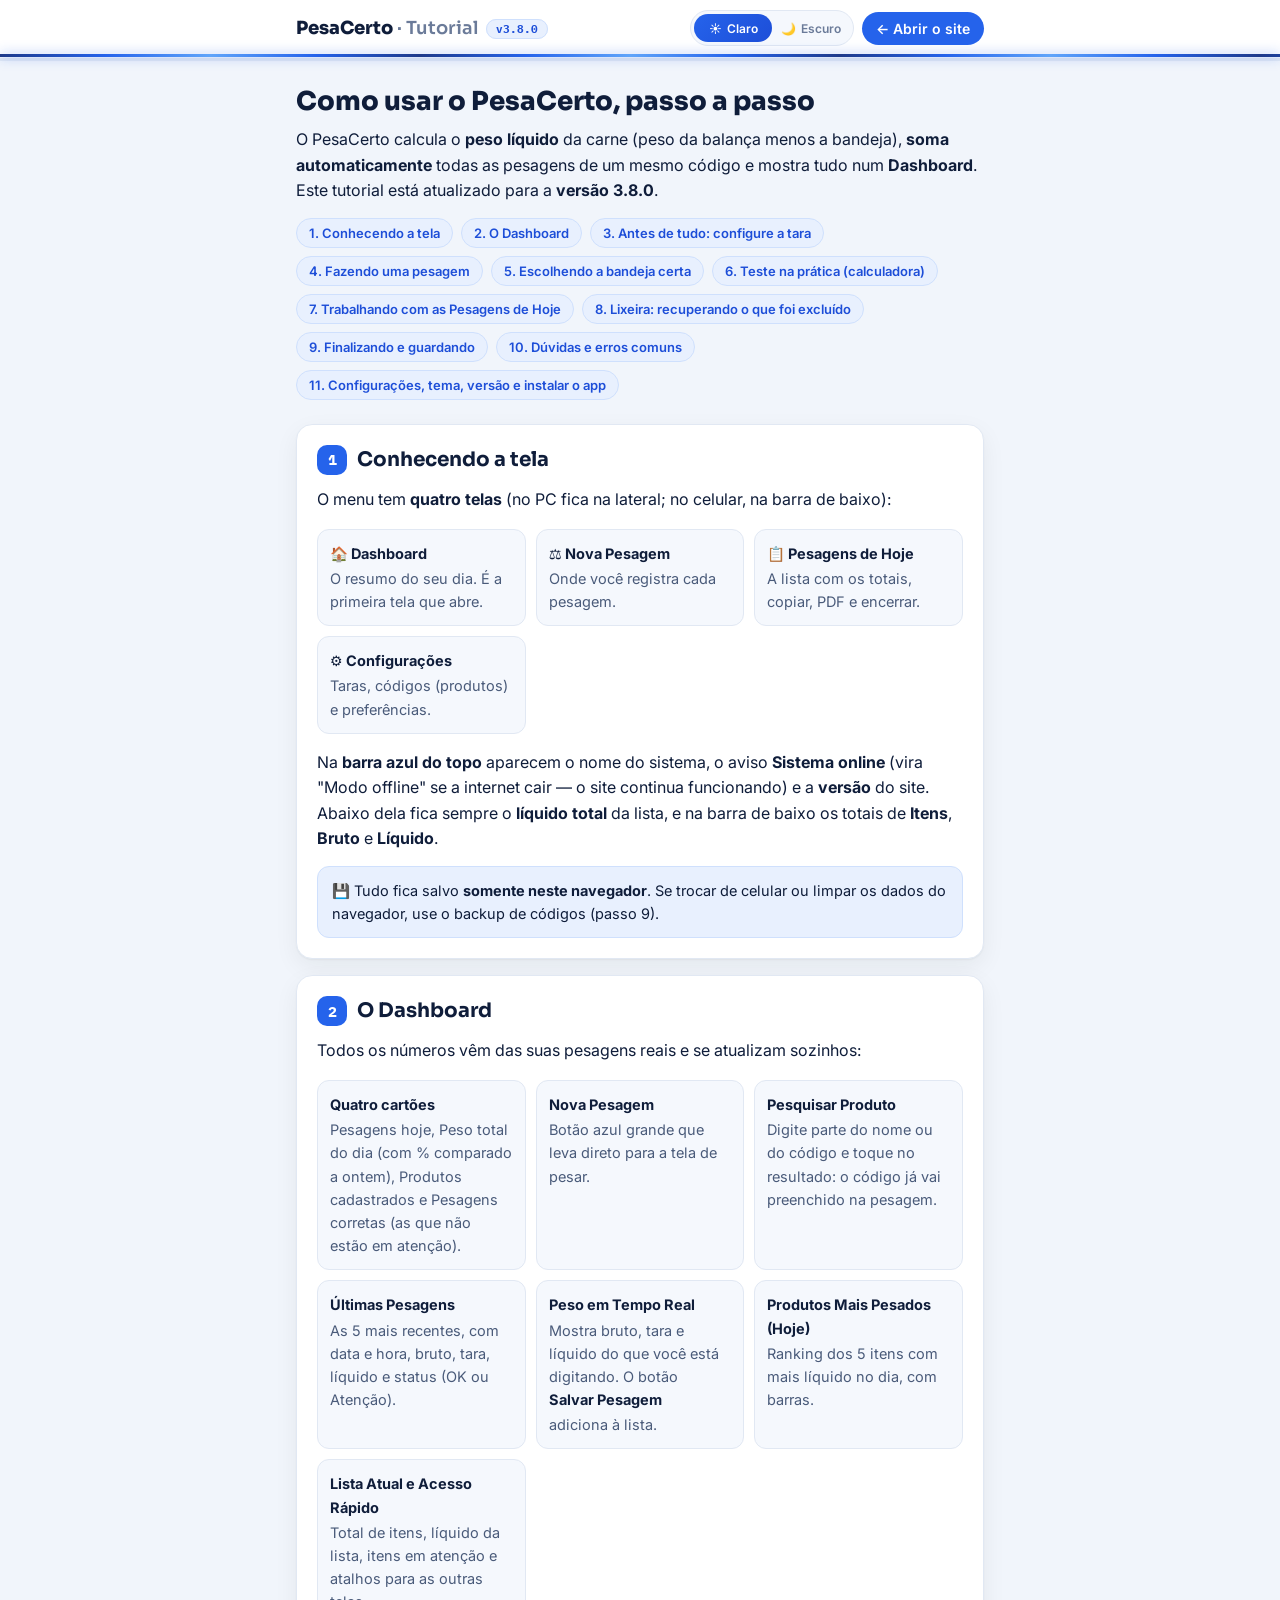
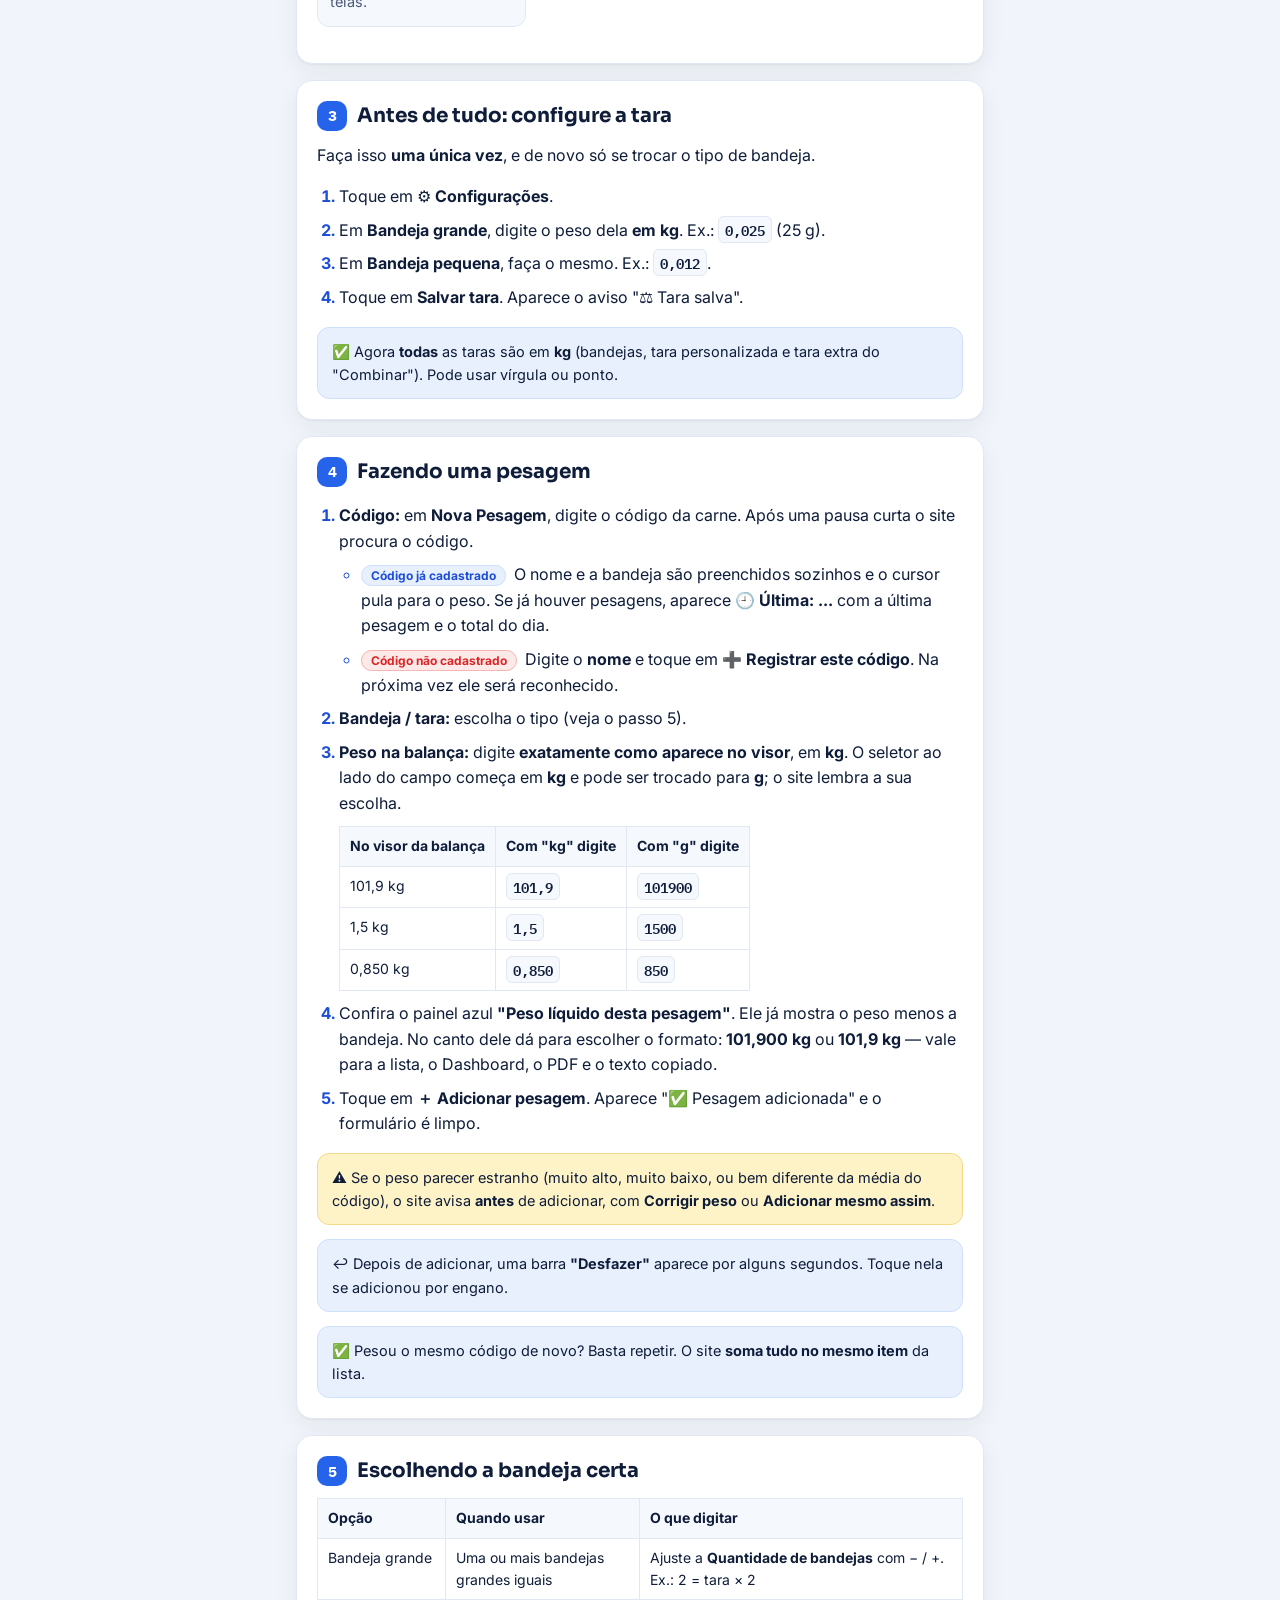
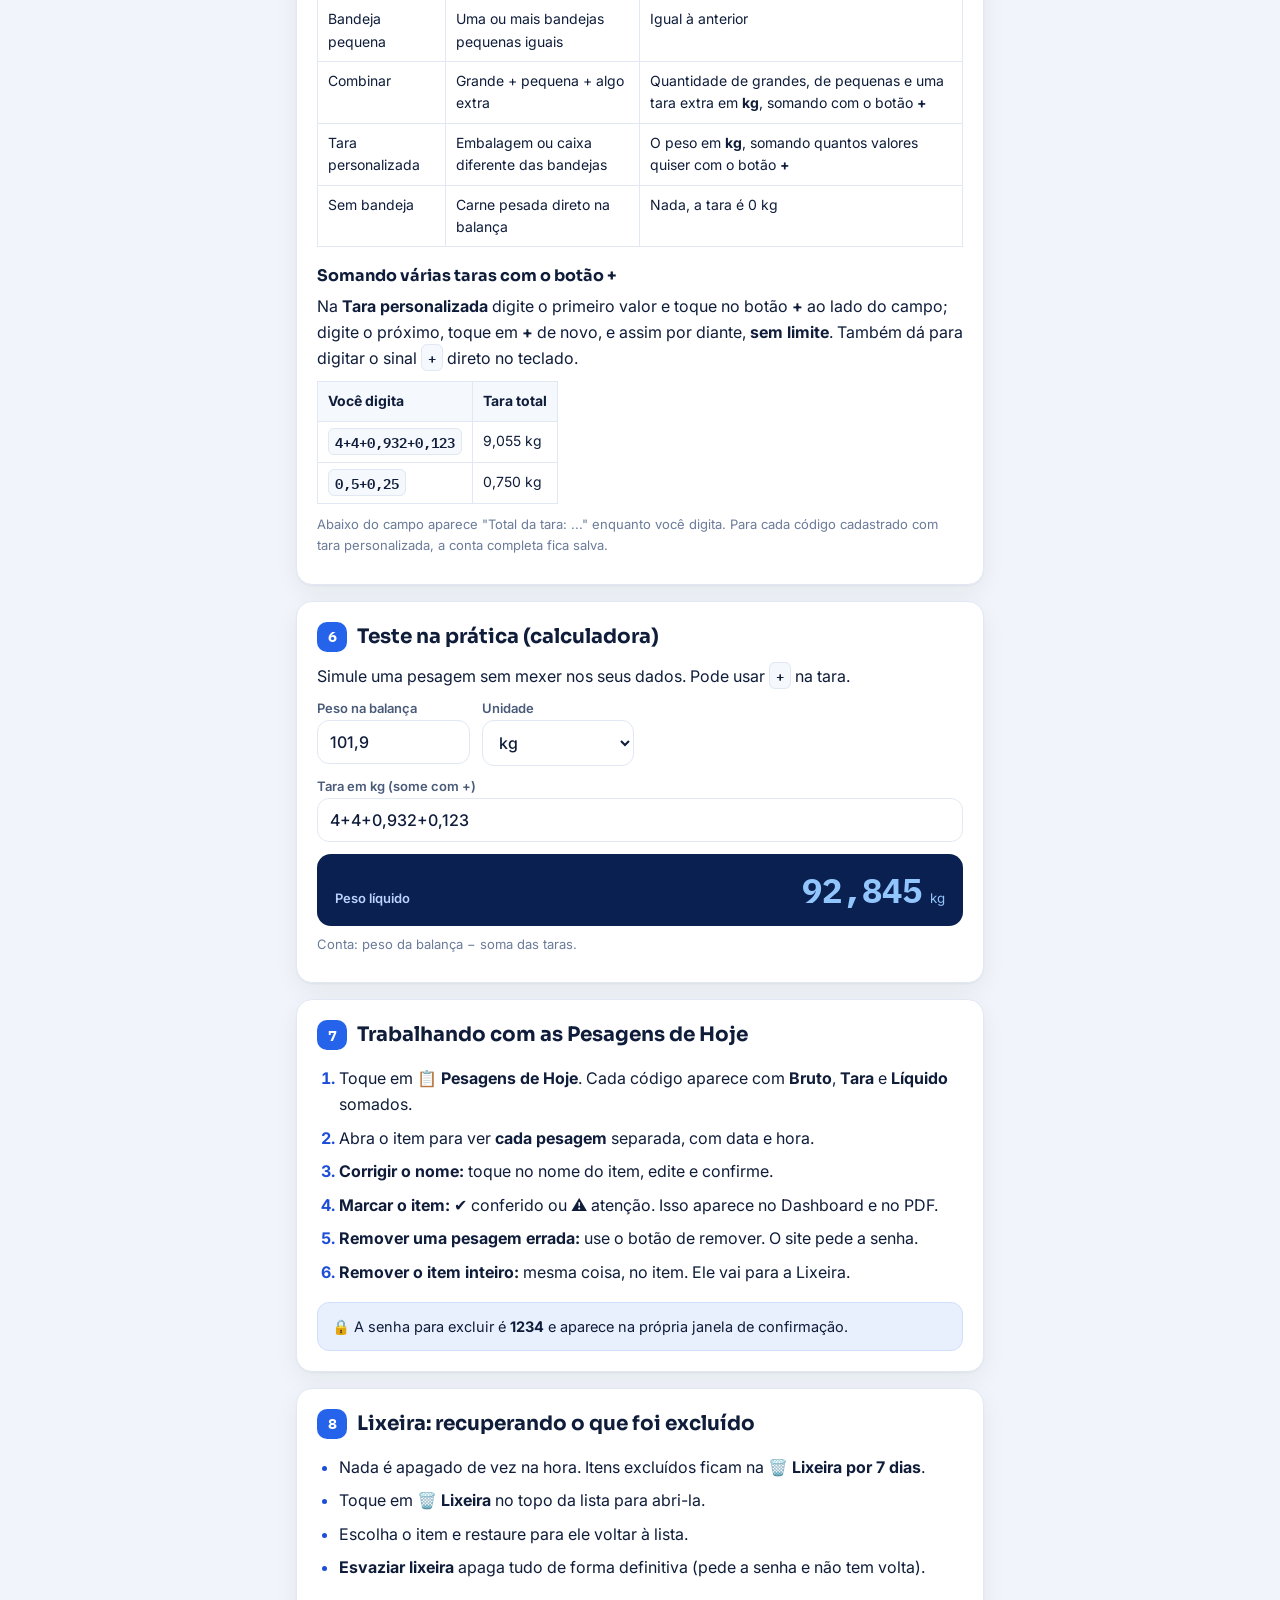
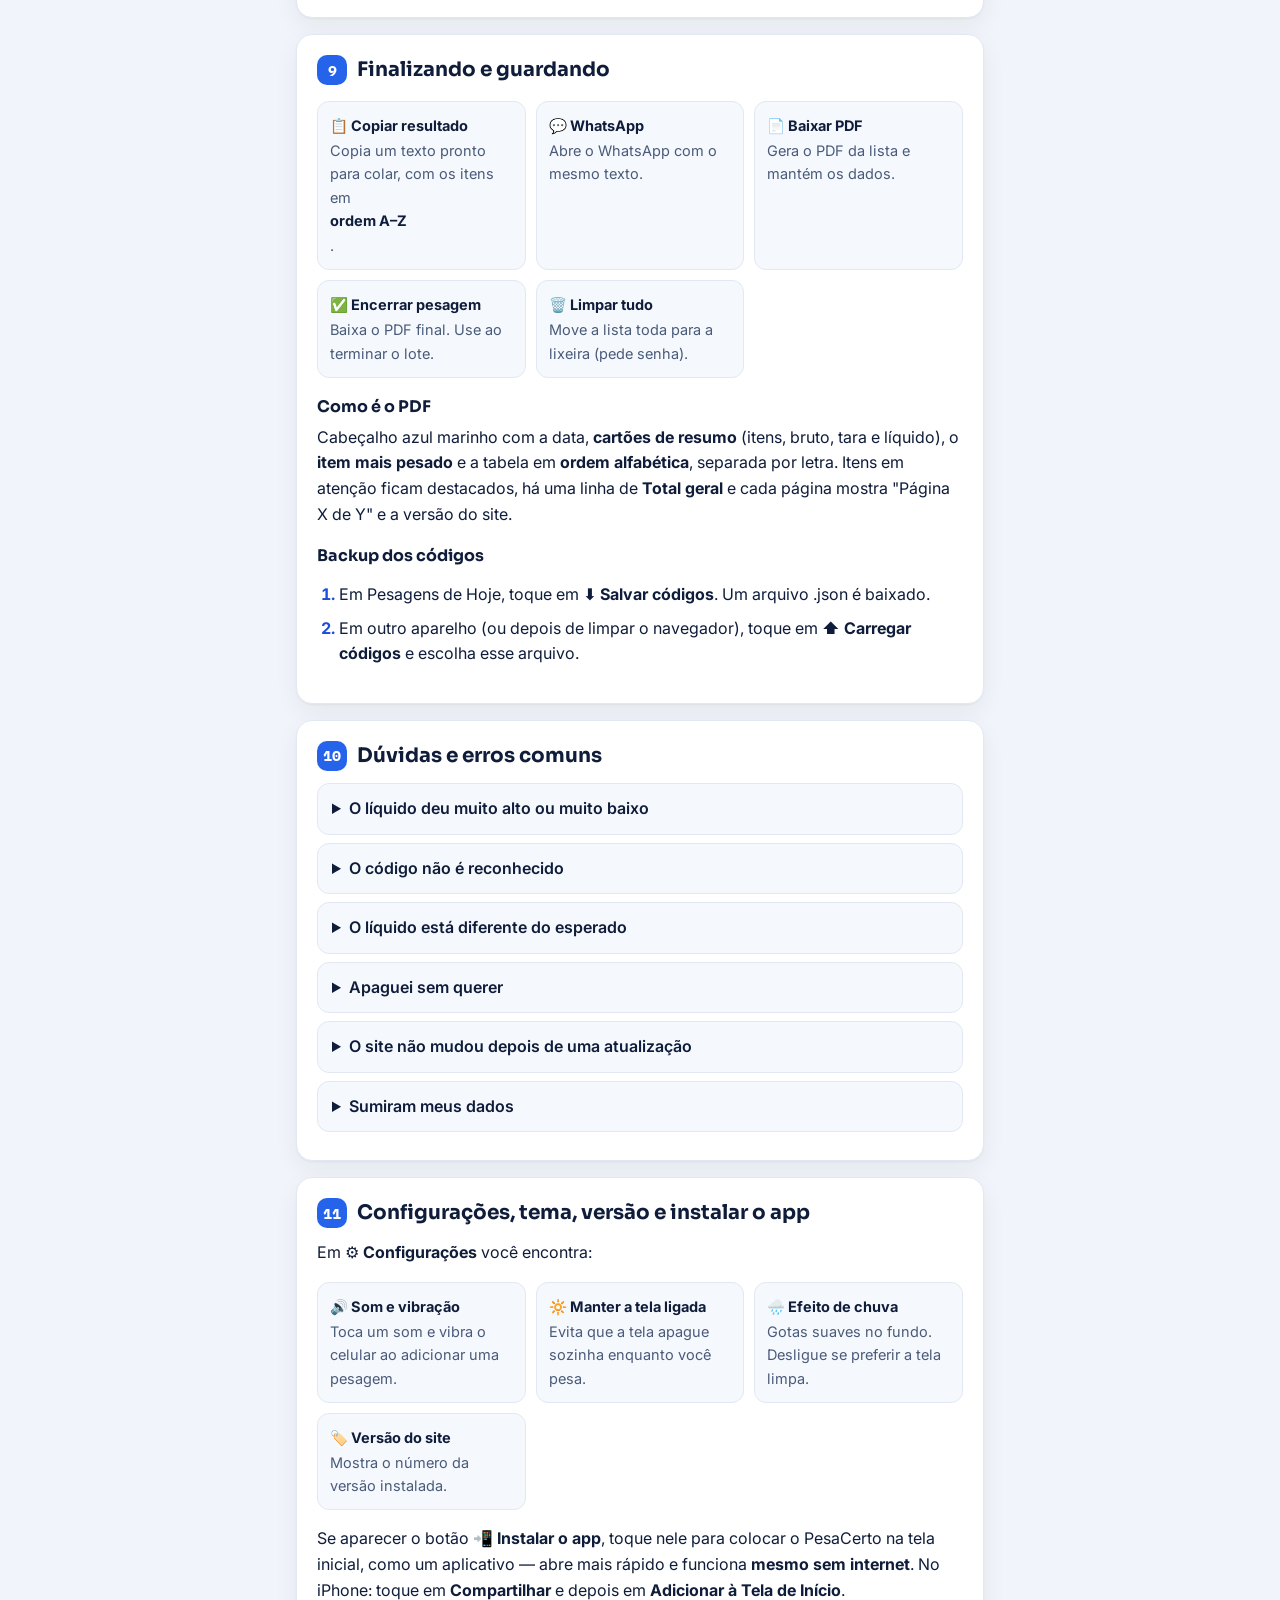
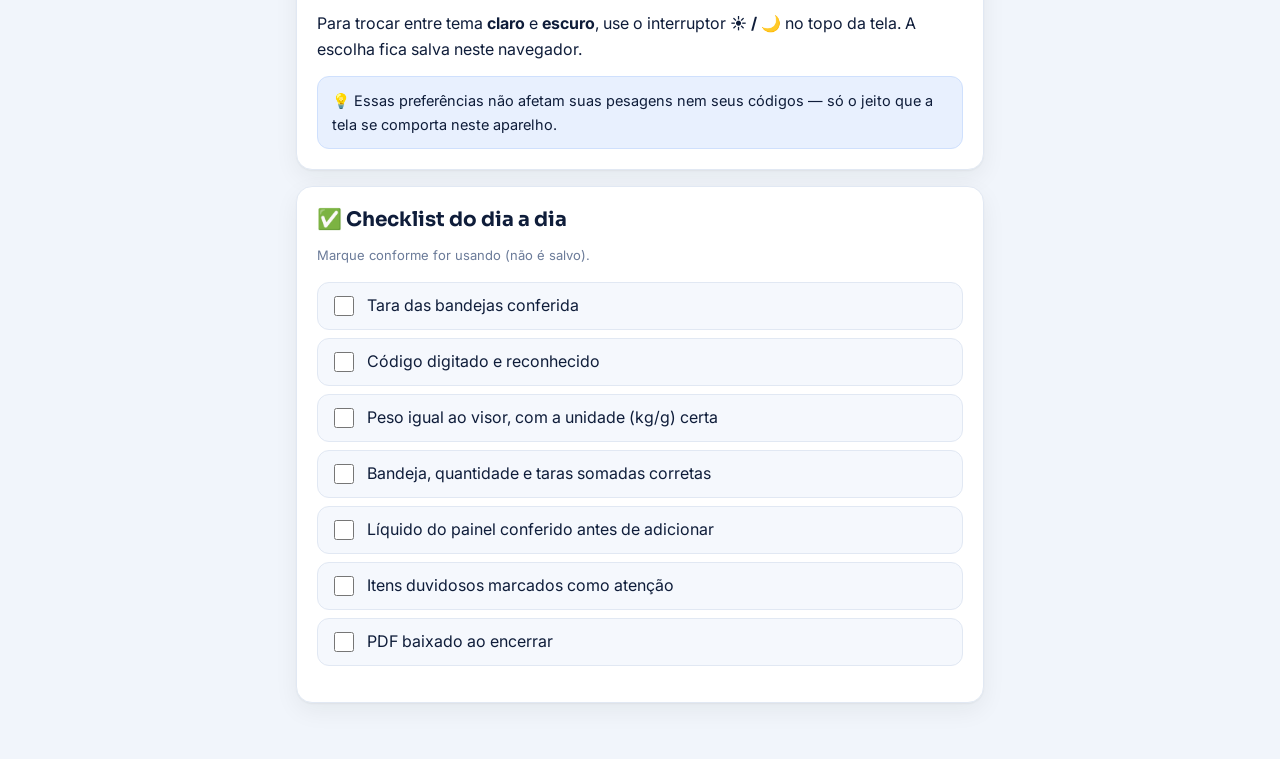
<file: tutorial.html>
<!DOCTYPE html>
<html lang="pt-BR">
<head>
<meta charset="UTF-8">
<meta name="viewport" content="width=device-width, initial-scale=1, viewport-fit=cover">
<title>Como usar o PesaCerto</title>
<link rel="icon" href="logo.png">
<meta name="theme-color" content="#0a1f44">
<link href="https://fonts.googleapis.com/css2?family=Sora:wght@600;700;800&family=Inter:wght@400;500;600;700&family=IBM+Plex+Mono:wght@500;700&display=swap" rel="stylesheet">
<script src="version.js"></script>
<script src="theme.js"></script>
<link rel="stylesheet" href="tutorial.css">
</head>
<body>
<header class="topbar"><div class="wrap">
  <b class="t">PesaCerto <span>· Tutorial</span><i class="ver" data-versao>v</i></b>
  <div class="top-actions"><div class="theme-switch" role="group" aria-label="Tema do site"><i class="thumb"></i><button type="button" data-theme-set="light" aria-pressed="false" aria-label="Tema claro">☀️<span>Claro</span></button><button type="button" data-theme-set="dark" aria-pressed="false" aria-label="Tema escuro">🌙<span>Escuro</span></button></div><a class="back" href="index.html">← Abrir o site</a></div>
</div></header>

<div class="progress"><i id="bar"></i></div>

<main class="wrap">
  <section class="hero">
    <h1>Como usar o PesaCerto, passo a passo</h1>
    <p>O PesaCerto calcula o <b>peso líquido</b> da carne (peso da balança menos a bandeja), <b>soma automaticamente</b> todas as pesagens de um mesmo código e mostra tudo num <b>Dashboard</b>. Este tutorial está atualizado para a <b data-versao>versão atual</b>.</p>
    <nav class="toc" aria-label="Índice" id="toc"></nav>
  </section>

  <section class="step" id="s1">
    <h2><em>1</em> Conhecendo a tela</h2>
    <p>O menu tem <b>quatro telas</b> (no PC fica na lateral; no celular, na barra de baixo):</p>
    <ul class="cards">
      <li><b>🏠 Dashboard</b>O resumo do seu dia. É a primeira tela que abre.</li>
      <li><b>⚖️ Nova Pesagem</b>Onde você registra cada pesagem.</li>
      <li><b>📋 Pesagens de Hoje</b>A lista com os totais, copiar, PDF e encerrar.</li>
      <li><b>⚙️ Configurações</b>Taras, códigos (produtos) e preferências.</li>
    </ul>
    <p>Na <b>barra azul do topo</b> aparecem o nome do sistema, o aviso <b>Sistema online</b> (vira "Modo offline" se a internet cair — o site continua funcionando) e a <b>versão</b> do site. Abaixo dela fica sempre o <b>líquido total</b> da lista, e na barra de baixo os totais de <b>Itens</b>, <b>Bruto</b> e <b>Líquido</b>.</p>
    <div class="note info">💾 Tudo fica salvo <b>somente neste navegador</b>. Se trocar de celular ou limpar os dados do navegador, use o backup de códigos (passo 9).</div>
  </section>

  <section class="step" id="s2">
    <h2><em>2</em> O Dashboard</h2>
    <p>Todos os números vêm das suas pesagens reais e se atualizam sozinhos:</p>
    <ul class="cards">
      <li><b>Quatro cartões</b>Pesagens hoje, Peso total do dia (com % comparado a ontem), Produtos cadastrados e Pesagens corretas (as que não estão em atenção).</li>
      <li><b>Nova Pesagem</b>Botão azul grande que leva direto para a tela de pesar.</li>
      <li><b>Pesquisar Produto</b>Digite parte do nome ou do código e toque no resultado: o código já vai preenchido na pesagem.</li>
      <li><b>Últimas Pesagens</b>As 5 mais recentes, com data e hora, bruto, tara, líquido e status (OK ou Atenção).</li>
      <li><b>Peso em Tempo Real</b>Mostra bruto, tara e líquido do que você está digitando. O botão <b>Salvar Pesagem</b> adiciona à lista.</li>
      <li><b>Produtos Mais Pesados (Hoje)</b>Ranking dos 5 itens com mais líquido no dia, com barras.</li>
      <li><b>Lista Atual e Acesso Rápido</b>Total de itens, líquido da lista, itens em atenção e atalhos para as outras telas.</li>
    </ul>
  </section>

  <section class="step" id="s3">
    <h2><em>3</em> Antes de tudo: configure a tara</h2>
    <p>Faça isso <b>uma única vez</b>, e de novo só se trocar o tipo de bandeja.</p>
    <ol>
      <li>Toque em <b>⚙️ Configurações</b>.</li>
      <li>Em <b>Bandeja grande</b>, digite o peso dela <b>em kg</b>. Ex.: <code>0,025</code> (25 g).</li>
      <li>Em <b>Bandeja pequena</b>, faça o mesmo. Ex.: <code>0,012</code>.</li>
      <li>Toque em <b>Salvar tara</b>. Aparece o aviso "⚖️ Tara salva".</li>
    </ol>
    <div class="note info">✅ Agora <b>todas</b> as taras são em <b>kg</b> (bandejas, tara personalizada e tara extra do "Combinar"). Pode usar vírgula ou ponto.</div>
  </section>

  <section class="step" id="s4">
    <h2><em>4</em> Fazendo uma pesagem</h2>
    <ol>
      <li><b>Código:</b> em <b>Nova Pesagem</b>, digite o código da carne. Após uma pausa curta o site procura o código.
        <ul>
          <li><span class="tag ok">Código já cadastrado</span> O nome e a bandeja são preenchidos sozinhos e o cursor pula para o peso. Se já houver pesagens, aparece <b>🕘 Última: ...</b> com a última pesagem e o total do dia.</li>
          <li><span class="tag no">Código não cadastrado</span> Digite o <b>nome</b> e toque em <b>➕ Registrar este código</b>. Na próxima vez ele será reconhecido.</li>
        </ul>
      </li>
      <li><b>Bandeja / tara:</b> escolha o tipo (veja o passo 5).</li>
      <li><b>Peso na balança:</b> digite <b>exatamente como aparece no visor</b>, em <b>kg</b>. O seletor ao lado do campo começa em <b>kg</b> e pode ser trocado para <b>g</b>; o site lembra a sua escolha.
        <table>
          <tr><th>No visor da balança</th><th>Com "kg" digite</th><th>Com "g" digite</th></tr>
          <tr><td>101,9 kg</td><td><code>101,9</code></td><td><code>101900</code></td></tr>
          <tr><td>1,5 kg</td><td><code>1,5</code></td><td><code>1500</code></td></tr>
          <tr><td>0,850 kg</td><td><code>0,850</code></td><td><code>850</code></td></tr>
        </table>
      </li>
      <li>Confira o painel azul <b>"Peso líquido desta pesagem"</b>. Ele já mostra o peso menos a bandeja. No canto dele dá para escolher o formato: <b>101,900 kg</b> ou <b>101,9 kg</b> — vale para a lista, o Dashboard, o PDF e o texto copiado.</li>
      <li>Toque em <b>＋ Adicionar pesagem</b>. Aparece "✅ Pesagem adicionada" e o formulário é limpo.</li>
    </ol>
    <div class="note warn">⚠️ Se o peso parecer estranho (muito alto, muito baixo, ou bem diferente da média do código), o site avisa <b>antes</b> de adicionar, com <b>Corrigir peso</b> ou <b>Adicionar mesmo assim</b>.</div>
    <div class="note info">↩️ Depois de adicionar, uma barra <b>"Desfazer"</b> aparece por alguns segundos. Toque nela se adicionou por engano.</div>
    <div class="note ok">✅ Pesou o mesmo código de novo? Basta repetir. O site <b>soma tudo no mesmo item</b> da lista.</div>
  </section>

  <section class="step" id="s5">
    <h2><em>5</em> Escolhendo a bandeja certa</h2>
    <table>
      <tr><th>Opção</th><th>Quando usar</th><th>O que digitar</th></tr>
      <tr><td>Bandeja grande</td><td>Uma ou mais bandejas grandes iguais</td><td>Ajuste a <b>Quantidade de bandejas</b> com − / +. Ex.: 2 = tara × 2</td></tr>
      <tr><td>Bandeja pequena</td><td>Uma ou mais bandejas pequenas iguais</td><td>Igual à anterior</td></tr>
      <tr><td>Combinar</td><td>Grande + pequena + algo extra</td><td>Quantidade de grandes, de pequenas e uma tara extra em <b>kg</b>, somando com o botão <b>+</b></td></tr>
      <tr><td>Tara personalizada</td><td>Embalagem ou caixa diferente das bandejas</td><td>O peso em <b>kg</b>, somando quantos valores quiser com o botão <b>+</b></td></tr>
      <tr><td>Sem bandeja</td><td>Carne pesada direto na balança</td><td>Nada, a tara é 0 kg</td></tr>
    </table>
    <h3>Somando várias taras com o botão +</h3>
    <p>Na <b>Tara personalizada</b> digite o primeiro valor e toque no botão <b>+</b> ao lado do campo; digite o próximo, toque em <b>+</b> de novo, e assim por diante, <b>sem limite</b>. Também dá para digitar o sinal <code>+</code> direto no teclado.</p>
    <table>
      <tr><th>Você digita</th><th>Tara total</th></tr>
      <tr><td><code>4+4+0,932+0,123</code></td><td>9,055 kg</td></tr>
      <tr><td><code>0,5+0,25</code></td><td>0,750 kg</td></tr>
    </table>
    <p class="mini">Abaixo do campo aparece "Total da tara: ..." enquanto você digita. Para cada código cadastrado com tara personalizada, a conta completa fica salva.</p>
  </section>

  <section class="step" id="s6">
    <h2><em>6</em> Teste na prática (calculadora)</h2>
    <p>Simule uma pesagem sem mexer nos seus dados. Pode usar <code>+</code> na tara.</p>
    <div class="calc">
      <label>Peso na balança<input id="cPeso" type="text" inputmode="decimal" value="101,9"></label>
      <label>Unidade
        <select id="cUn"><option value="kg">kg</option><option value="g">g</option></select>
      </label>
      <label class="tarafield">Tara em kg (some com +)<input id="cTara" type="text" inputmode="decimal" value="4+4+0,932+0,123"></label>
      <div class="out"><span>Peso líquido</span><b id="cRes">0,000</b><small>kg</small></div>
    </div>
    <p class="mini">Conta: peso da balança − soma das taras.</p>
  </section>

  <section class="step" id="s7">
    <h2><em>7</em> Trabalhando com as Pesagens de Hoje</h2>
    <ol>
      <li>Toque em <b>📋 Pesagens de Hoje</b>. Cada código aparece com <b>Bruto</b>, <b>Tara</b> e <b>Líquido</b> somados.</li>
      <li>Abra o item para ver <b>cada pesagem</b> separada, com data e hora.</li>
      <li><b>Corrigir o nome:</b> toque no nome do item, edite e confirme.</li>
      <li><b>Marcar o item:</b> ✔️ conferido ou ⚠️ atenção. Isso aparece no Dashboard e no PDF.</li>
      <li><b>Remover uma pesagem errada:</b> use o botão de remover. O site pede a senha.</li>
      <li><b>Remover o item inteiro:</b> mesma coisa, no item. Ele vai para a Lixeira.</li>
    </ol>
    <div class="note info">🔒 A senha para excluir é <b>1234</b> e aparece na própria janela de confirmação.</div>
  </section>

  <section class="step" id="s8">
    <h2><em>8</em> Lixeira: recuperando o que foi excluído</h2>
    <ul>
      <li>Nada é apagado de vez na hora. Itens excluídos ficam na <b>🗑️ Lixeira por 7 dias</b>.</li>
      <li>Toque em <b>🗑️ Lixeira</b> no topo da lista para abri-la.</li>
      <li>Escolha o item e restaure para ele voltar à lista.</li>
      <li><b>Esvaziar lixeira</b> apaga tudo de forma definitiva (pede a senha e não tem volta).</li>
    </ul>
  </section>

  <section class="step" id="s9">
    <h2><em>9</em> Finalizando e guardando</h2>
    <ul class="cards">
      <li><b>📋 Copiar resultado</b>Copia um texto pronto para colar, com os itens em <b>ordem A–Z</b>.</li>
      <li><b>💬 WhatsApp</b>Abre o WhatsApp com o mesmo texto.</li>
      <li><b>📄 Baixar PDF</b>Gera o PDF da lista e mantém os dados.</li>
      <li><b>✅ Encerrar pesagem</b>Baixa o PDF final. Use ao terminar o lote.</li>
      <li><b>🗑️ Limpar tudo</b>Move a lista toda para a lixeira (pede senha).</li>
    </ul>
    <h3>Como é o PDF</h3>
    <p>Cabeçalho azul marinho com a data, <b>cartões de resumo</b> (itens, bruto, tara e líquido), o <b>item mais pesado</b> e a tabela em <b>ordem alfabética</b>, separada por letra. Itens em atenção ficam destacados, há uma linha de <b>Total geral</b> e cada página mostra "Página X de Y" e a versão do site.</p>
    <h3>Backup dos códigos</h3>
    <ol>
      <li>Em Pesagens de Hoje, toque em <b>⬇️ Salvar códigos</b>. Um arquivo .json é baixado.</li>
      <li>Em outro aparelho (ou depois de limpar o navegador), toque em <b>⬆️ Carregar códigos</b> e escolha esse arquivo.</li>
    </ol>
  </section>

  <section class="step" id="s10">
    <h2><em>10</em> Dúvidas e erros comuns</h2>
    <details><summary>O líquido deu muito alto ou muito baixo</summary>Confira a unidade ao lado do peso: com <b>kg</b> digite 1,5; com <b>g</b> digite 1500.</details>
    <details><summary>O código não é reconhecido</summary>Ele ainda não foi cadastrado. Digite o nome e toque em "Registrar este código".</details>
    <details><summary>O líquido está diferente do esperado</summary>Confira as taras em Configurações, a quantidade de bandejas e o total mostrado abaixo do campo da tara personalizada.</details>
    <details><summary>Apaguei sem querer</summary>Abra a Lixeira e restaure em até 7 dias.</details>
    <details><summary>O site não mudou depois de uma atualização</summary>Feche e abra o site de novo (ou o app instalado). A versão aparece na barra do topo e em Configurações — se for a nova, está atualizado.</details>
    <details><summary>Sumiram meus dados</summary>Os dados ficam no navegador. Limpar dados do navegador, usar aba anônima ou trocar de aparelho os faz sumir. Faça o backup de códigos com frequência.</details>
  </section>

  <section class="step" id="s11">
    <h2><em>11</em> Configurações, tema, versão e instalar o app</h2>
    <p>Em <b>⚙️ Configurações</b> você encontra:</p>
    <ul class="cards">
      <li><b>🔊 Som e vibração</b>Toca um som e vibra o celular ao adicionar uma pesagem.</li>
      <li><b>🔆 Manter a tela ligada</b>Evita que a tela apague sozinha enquanto você pesa.</li>
      <li><b>🌧️ Efeito de chuva</b>Gotas suaves no fundo. Desligue se preferir a tela limpa.</li>
      <li><b>🏷️ Versão do site</b>Mostra o número da versão instalada.</li>
    </ul>
    <p>Se aparecer o botão <b>📲 Instalar o app</b>, toque nele para colocar o PesaCerto na tela inicial, como um aplicativo — abre mais rápido e funciona <b>mesmo sem internet</b>. No iPhone: toque em <b>Compartilhar</b> e depois em <b>Adicionar à Tela de Início</b>.</p>
    <p>Para trocar entre tema <b>claro</b> e <b>escuro</b>, use o interruptor <b>☀️ / 🌙</b> no topo da tela. A escolha fica salva neste navegador.</p>
    <div class="note info">💡 Essas preferências não afetam suas pesagens nem seus códigos — só o jeito que a tela se comporta neste aparelho.</div>
  </section>

  <section class="step">
    <h2>✅ Checklist do dia a dia</h2>
    <p class="mini">Marque conforme for usando (não é salvo).</p>
    <ul class="check" id="check">
      <li><label><input type="checkbox"> Tara das bandejas conferida</label></li>
      <li><label><input type="checkbox"> Código digitado e reconhecido</label></li>
      <li><label><input type="checkbox"> Peso igual ao visor, com a unidade (kg/g) certa</label></li>
      <li><label><input type="checkbox"> Bandeja, quantidade e taras somadas corretas</label></li>
      <li><label><input type="checkbox"> Líquido do painel conferido antes de adicionar</label></li>
      <li><label><input type="checkbox"> Itens duvidosos marcados como atenção</label></li>
      <li><label><input type="checkbox"> PDF baixado ao encerrar</label></li>
    </ul>
  </section>
</main>
<script src="tutorial.js"></script>
</body>
</html>
</file>
<file: tutorial.css>
:root{
  --bg:#f1f5fb;--card:#fff;--soft:#f5f8fd;--line:#e1e8f3;
  --ink:#0f1d3a;--ink-2:#4a5b7a;--ink-3:#6b7b99;
  --brand:#2563eb;--brand-2:#1d4ed8;--brand-soft:#e8f0fe;--brand-line:#cfe0fd;
  --warn:#b45309;--warn-soft:#fef3c7;--warn-line:#f5d98a;
  --red:#dc2626;--red-soft:#fee9e9;--red-line:#f5b5b5;
  --shadow:0 1px 2px rgba(16,32,24,.05),0 8px 24px rgba(16,32,24,.06);
  --f-d:'Sora',system-ui,sans-serif;--f-b:'Inter',system-ui,sans-serif;--f-m:'IBM Plex Mono',ui-monospace,monospace;
}
@media(prefers-color-scheme:dark){:root:not([data-theme="light"]){
  --bg:#071226;--card:#0d1b36;--soft:#0a1630;--line:#1a2c50;
  --ink:#e8efff;--ink-2:#b3c3e0;--ink-3:#8397bd;
  --brand:#3b82f6;--brand-2:#60a5fa;--brand-soft:rgba(59,130,246,.15);--brand-line:rgba(96,165,250,.35);
  --warn:#fbbf24;--warn-soft:rgba(251,191,36,.12);--warn-line:rgba(251,191,36,.3);
  --red:#f87171;--red-soft:rgba(248,113,113,.12);--red-line:rgba(248,113,113,.35);
  --shadow:0 8px 24px rgba(0,0,0,.4);}}
:root[data-theme="dark"]{
  --bg:#071226;--card:#0d1b36;--soft:#0a1630;--line:#1a2c50;
  --ink:#e8efff;--ink-2:#b3c3e0;--ink-3:#8397bd;
  --brand:#3b82f6;--brand-2:#60a5fa;--brand-soft:rgba(59,130,246,.15);--brand-line:rgba(96,165,250,.35);
  --warn:#fbbf24;--warn-soft:rgba(251,191,36,.12);--warn-line:rgba(251,191,36,.3);
  --red:#f87171;--red-soft:rgba(248,113,113,.12);--red-line:rgba(248,113,113,.35);
  --shadow:0 8px 24px rgba(0,0,0,.4);}
*{box-sizing:border-box}
html{scroll-behavior:smooth;scroll-padding-top:70px}
body{margin:0;background:var(--bg);color:var(--ink);font:400 16px/1.6 var(--f-b);padding-bottom:40px}
.wrap{max-width:720px;margin:0 auto;padding:0 16px}
.topbar{position:sticky;top:0;z-index:20;background:var(--card);border-bottom:1px solid var(--line);padding:calc(10px + env(safe-area-inset-top,0px)) 0 10px}
.topbar .wrap{display:flex;justify-content:space-between;align-items:center;gap:10px}
.t{font:800 18px var(--f-d)}.t span{color:var(--ink-3);font-weight:600}
.back{color:#fff;background:var(--brand);text-decoration:none;font:600 14px var(--f-b);padding:8px 14px;border-radius:999px}
.progress{position:sticky;top:57px;z-index:19;height:3px;background:var(--line)}
.progress i{display:block;height:100%;width:0;background:var(--brand);transition:width .15s}
.hero{padding:26px 0 8px}
h1{font:800 26px/1.2 var(--f-d);margin:0 0 10px}
.toc{display:flex;flex-wrap:wrap;gap:8px;margin-top:14px}
.toc a{font:600 13px var(--f-b);color:var(--brand-2);background:var(--brand-soft);border:1px solid var(--brand-line);padding:6px 12px;border-radius:999px;text-decoration:none}
.step{background:var(--card);border:1px solid var(--line);border-radius:16px;box-shadow:var(--shadow);padding:20px;margin:16px 0}
h2{font:700 20px/1.3 var(--f-d);margin:0 0 12px;display:flex;align-items:center;gap:10px}
h2 em{font:700 15px var(--f-m);font-style:normal;background:var(--brand);color:#fff;min-width:30px;height:30px;border-radius:10px;display:grid;place-items:center}
h3{font:700 16px var(--f-d);margin:18px 0 6px}
p{margin:8px 0}ol,ul{padding-left:22px}li{margin:8px 0}li::marker{color:var(--brand-2);font-weight:700}
code{font:600 14px var(--f-m);background:var(--soft);border:1px solid var(--line);padding:1px 6px;border-radius:6px}
.mini{font-size:13px;color:var(--ink-3)}
.cards{list-style:none;padding:0;display:grid;grid-template-columns:repeat(auto-fit,minmax(200px,1fr));gap:10px}
.cards li{margin:0;background:var(--soft);border:1px solid var(--line);border-radius:12px;padding:12px;font-size:14.5px;color:var(--ink-2)}
.cards b{display:block;color:var(--ink);margin-bottom:2px}
.note{border-radius:12px;padding:12px 14px;margin:14px 0 0;font-size:14.5px;border:1px solid}
.note.info{background:var(--brand-soft);border-color:var(--brand-line)}
.note.ok{background:var(--brand-soft);border-color:var(--brand-line)}
.note.warn{background:var(--warn-soft);border-color:var(--warn-line)}
.tag{font:700 12px var(--f-b);padding:2px 9px;border-radius:999px;border:1px solid;margin-right:4px;white-space:nowrap}
.tag.ok{background:var(--brand-soft);border-color:var(--brand-line);color:var(--brand-2)}
.tag.no{background:var(--red-soft);border-color:var(--red-line);color:var(--red)}
table{border-collapse:collapse;width:100%;font-size:14px;margin:10px 0;display:block;overflow-x:auto}
th,td{border:1px solid var(--line);padding:8px 10px;text-align:left;vertical-align:top}
th{background:var(--soft);font-weight:700}
.calc{display:grid;grid-template-columns:repeat(auto-fit,minmax(150px,1fr));gap:12px;margin-top:10px}
.calc label{display:flex;flex-direction:column;gap:4px;font:600 13px var(--f-b);color:var(--ink-2)}
input,select{font:500 16px var(--f-b);padding:11px 12px;border:1.5px solid var(--line);border-radius:12px;background:var(--card);color:var(--ink);width:100%}
input:focus,select:focus{outline:none;border-color:var(--brand)}
.out{grid-column:1/-1;background:#0a2050;border-radius:14px;padding:14px 18px;display:flex;align-items:baseline;gap:8px;color:#93c5fd}
.out span{font:600 13px var(--f-b);color:#bcd3ff;margin-right:auto}
.out b{font:700 34px var(--f-m)}
details{border:1px solid var(--line);border-radius:12px;margin:8px 0;background:var(--soft);padding:0 14px}
summary{cursor:pointer;font-weight:600;padding:12px 0}
details[open]{padding-bottom:12px}
.check{list-style:none;padding:0}
.check label{display:flex;gap:10px;align-items:center;cursor:pointer;padding:10px 12px;border:1px solid var(--line);border-radius:12px;background:var(--soft)}
.check input{width:20px;height:20px;accent-color:var(--brand)}
.check input:checked+*,.check label:has(input:checked){color:var(--ink-3);text-decoration:line-through}

.top-actions{display:flex;align-items:center;gap:8px}
.theme-switch{position:relative;display:inline-grid;grid-template-columns:1fr 1fr;padding:3px;border-radius:999px;background:var(--soft);border:1px solid var(--line)}
.theme-switch button{position:relative;z-index:1;display:inline-flex;align-items:center;justify-content:center;gap:5px;min-width:36px;height:28px;padding:0 9px;border:0;background:none;border-radius:999px;cursor:pointer;font:600 12px var(--f-b);color:var(--ink-3);transition:color .25s}
.theme-switch button[aria-pressed="true"]{color:#fff}
.theme-switch .thumb{position:absolute;top:3px;bottom:3px;left:3px;width:calc(50% - 3px);border-radius:999px;background:linear-gradient(135deg,var(--brand),var(--brand-2));transition:transform .4s cubic-bezier(.34,1.45,.5,1)}
:root[data-theme="dark"] .theme-switch .thumb{transform:translateX(100%);background:linear-gradient(135deg,#334155,#1e293b)}
@media(max-width:520px){.theme-switch button span{display:none}}
.theme-anim,.theme-anim *{transition:background-color .4s,border-color .4s,color .4s !important}
.topbar{position:sticky}
.topbar::after{content:"";position:absolute;left:0;right:0;bottom:-1px;height:3px;background:linear-gradient(90deg,#1e3a8a 0,#2563eb 25%,#60a5fa 50%,#2563eb 75%,#1e3a8a 100%);background-size:420px 100%;animation:meat 4.5s linear infinite;box-shadow:0 0 12px rgba(37,99,235,.55)}
@keyframes meat{to{background-position:420px 0}}
.progress{top:58px}
.step{animation:rise .5s cubic-bezier(.2,.8,.3,1) both;transition:transform .3s,border-color .3s}
.step:hover{transform:translateY(-2px);border-color:var(--brand-line)}
@keyframes rise{from{opacity:0;transform:translateY(14px)}to{opacity:1;transform:none}}
@media(prefers-reduced-motion:reduce){*,*::before,*::after{animation:none !important}}

.ver{font:700 11px var(--f-m);color:var(--brand-2);background:var(--brand-soft);border:1px solid var(--brand-line);padding:2px 9px;border-radius:999px;margin-left:8px;vertical-align:middle}
.calc .tarafield{grid-column:1/-1}
h1 .ver{font-size:12px}
</file>
